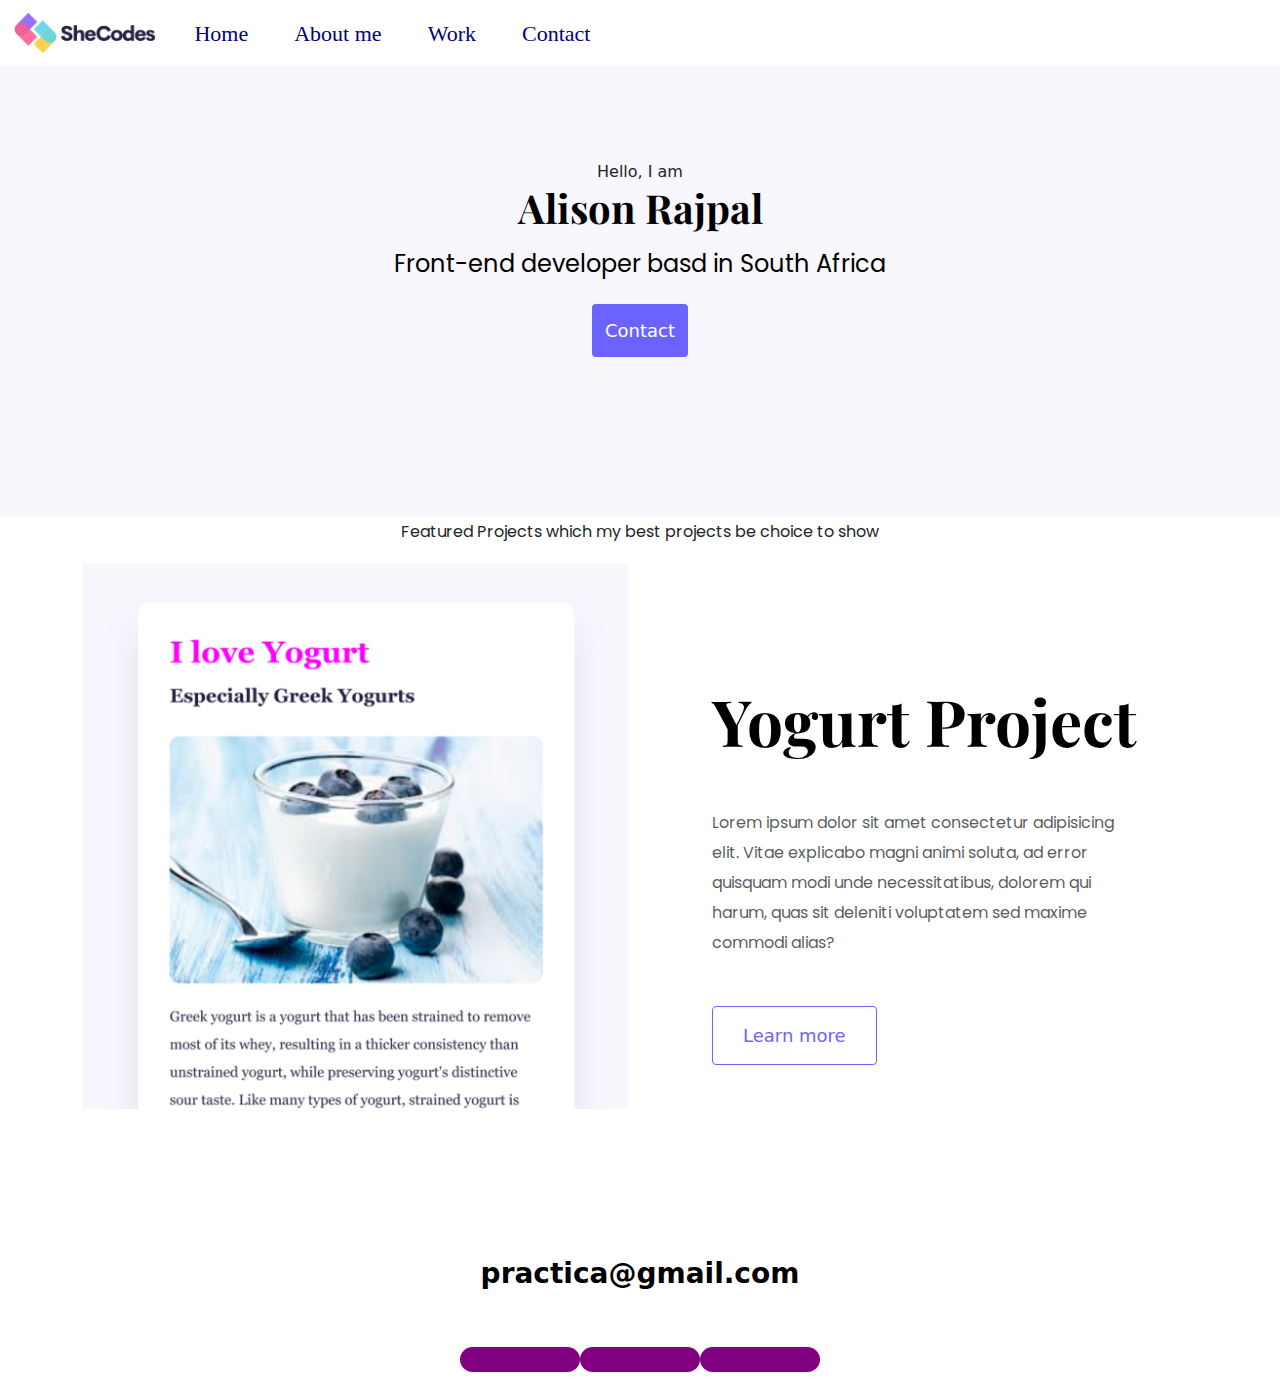
<file: index.html>
<!DOCTYPE html>
<html lang="en">
  <head>
    <meta charset="UTF-8" />
    <meta http-equiv="X-UA-Compatible" content="IE=edge" />
    <meta name="viewport" content="width=device-width, initial-scale=1.0" />
    <link rel="preconnect" href="https://fonts.googleapis.com" />
    <link rel="preconnect" href="https://fonts.gstatic.com" crossorigin />
    <link
      rel="stylesheet"
      href="https://cdnjs.cloudflare.com/ajax/libs/font-awesome/6.5.2/css/all.min.css"
      integrity="sha512-SnH5WK+bZxgPHs44uWIX+LLJAJ9/2PkPKZ5QiAj6Ta86w+fsb2TkcmfRyVX3pBnMFcV7oQPJkl9QevSCWr3W6A=="
      crossorigin="anonymous"
      referrerpolicy="no-referrer" />
    <link
      href="https://fonts.googleapis.com/css2?family=Playfair+Display:ital,wght@0,400..900;1,400..900&display=swap"
      rel="stylesheet" />
    <link
      href="https://fonts.googleapis.com/css2?family=Poppins:ital,wght@0,100;0,200;0,300;0,400;0,500;0,600;0,700;0,800;0,900;1,100;1,200;1,300;1,400;1,500;1,600;1,700;1,800;1,900&display=swap"
      rel="stylesheet" />
    <link
      href="https://cdn.jsdelivr.net/npm/bootstrap@5.3.3/dist/css/bootstrap.min.css"
      rel="stylesheet"
      integrity="sha384-QWTKZyjpPEjISv5WaRU9OFeRpok6YctnYmDr5pNlyT2bRjXh0JMhjY6hW+ALEwIH"
      crossorigin="anonymous" />
    <meta
      name="description"
      content="Alison Rajpal is a frontend developer based in Durban, check out her projects and contact her for job inquires" />
    <title>Frontend Portfolio || Alison Rajpal</title>

    <link rel="stylesheet" href="style.css" />
    <script
      src="https://cdn.jsdelivr.net/npm/bootstrap@5.3.3/dist/js/bootstrap.bundle.min.js"
      integrity="sha384-YvpcrYf0tY3lHB60NNkmXc5s9fDVZLESaAA55NDzOxhy9GkcIdslK1eN7N6jIeHz"
      crossorigin="anonymous"></script>
  </head>
  <body>
    <nav class="navbar navbar-expand-lg navbar-light bg-white fixed-top">
      <div class="container-fluid">
        <a class="navbar-brand" href="#"
          ><img src="images/logo.png" alt="logo" class="logo"
        /></a>
        <button
          class="navbar-toggler"
          type="button"
          data-bs-toggle="collapse"
          data-bs-target="#navbarNav"
          aria-controls="navbarNav"
          aria-expanded="false"
          aria-label="Toggle navigation">
          <span class="navbar-toggler-icon"></span>
        </button>
        <div class="collapse navbar-collapse" id="navbarNav">
          <ul class="navbar-nav">
            <li class="nav-item">
              <a
                class="nav-link active"
                aria-current="page"
                href="index.html"
                title="Home page"
                >Home</a
              >
            </li>
            <li class="nav-item">
              <a
                class="nav-link"
                href="./about.html"
                title="About Alison Rajpal"
                >About me</a
              >
            </li>
            <li class="nav-item">
              <a class="nav-link" href="work.html" title="Contact Alison Rajpal"
                >Work</a
              >
            </li>
            <li class="nav-item">
              <a
                class="nav-link"
                href="contact.html"
                title="Contact Alison Rajpal"
                >Contact</a
              >
            </li>
          </ul>
        </div>
      </div>
    </nav>
    <div class="hero">
      Hello, I am
      <h1>Alison Rajpal</h1>
      <h2 class="mb-3">Front-end developer basd in South Africa</h2>
      <div>
        <a href="#" class="btn btn-branding">Contact</a>
      </div>
    </div>

    <p class="text-center">
      Featured Projects which my best projects be choice to show
    </p>
    <div class="container">
      <div class="row mb-5">
        <div class="col d-none d-lg-block">
          <img src="./images/yogurt.png" class="img-fluid" alt="" />
        </div>

        <div class="col">
          <div class="project-description">
            <h2 class="mb-5">Yogurt Project</h2>
            <p class="mb-5 text-muted">
              Lorem ipsum dolor sit amet consectetur adipisicing elit. Vitae
              explicabo magni animi soluta, ad error quisquam modi unde
              necessitatibus, dolorem qui harum, quas sit deleniti voluptatem
              sed maxime commodi alias?
            </p>
            <a href="" class="btn btn-branding-outline">Learn more</a>
          </div>
        </div>
      </div>
      <footer>
        <a href="mailto:pratica@gmail.com " class="mb-5 email-link"
          >practica@gmail.com</a
        >
        <div class="social-link">
          <a href=""><i class="fa-brands fa-instagram"></i></a>
          <a href=""><i class="fa-brands fa-github"></i></a>
          <a href=""> <i class="fa-brands fa-linkedin"></i></a>
        </div>
      </footer>
    </div>
  </body>
</html>
</file>
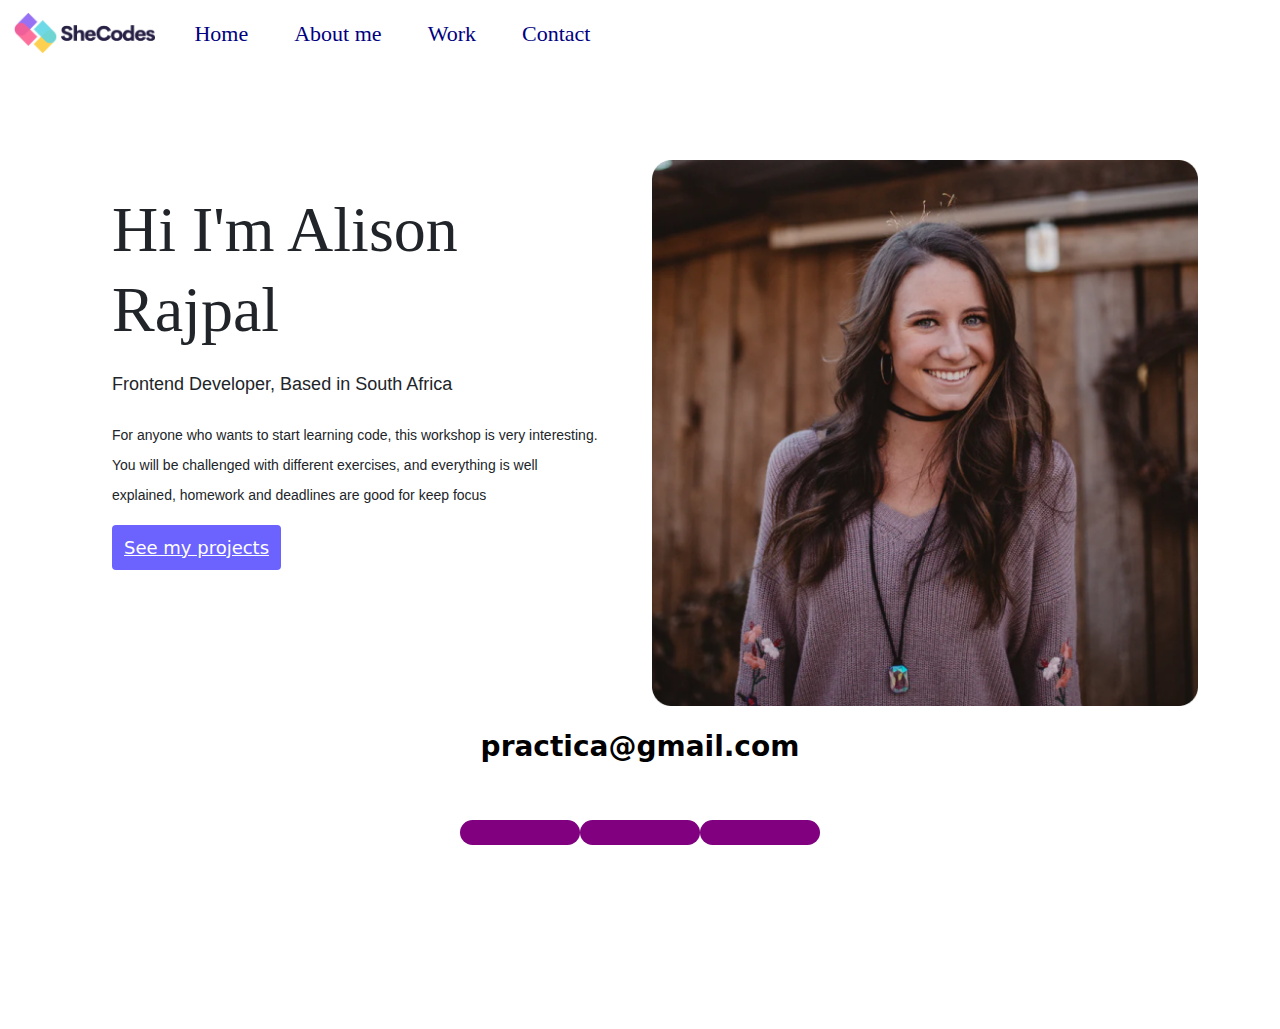
<file: about.html>
<!DOCTYPE html>
<html lang="en">
  <head>
    <meta charset="UTF-8" />
    <meta http-equiv="X-UA-Compatible" content="IE=edge" />
    <meta name="viewport" content="width=device-width, initial-scale=1.0" />
    <link rel="stylesheet" href="style.css" />
    <link
      rel="stylesheet"
      href="https://cdnjs.cloudflare.com/ajax/libs/font-awesome/6.5.2/css/all.min.css"
      integrity="sha512-SnH5WK+bZxgPHs44uWIX+LLJAJ9/2PkPKZ5QiAj6Ta86w+fsb2TkcmfRyVX3pBnMFcV7oQPJkl9QevSCWr3W6A=="
      crossorigin="anonymous"
      referrerpolicy="no-referrer" />
    <link
      href="https://cdn.jsdelivr.net/npm/bootstrap@5.3.3/dist/css/bootstrap.min.css"
      rel="stylesheet"
      integrity="sha384-QWTKZyjpPEjISv5WaRU9OFeRpok6YctnYmDr5pNlyT2bRjXh0JMhjY6hW+ALEwIH"
      crossorigin="anonymous" />
    <meta
      name="description"
      content="Alison Rajpal is a Junior frontend developer based in Durban." />
    <title>About || Alison Rajpal</title>
    <script
      src="https://cdn.jsdelivr.net/npm/bootstrap@5.3.3/dist/js/bootstrap.bundle.min.js"
      integrity="sha384-YvpcrYf0tY3lHB60NNkmXc5s9fDVZLESaAA55NDzOxhy9GkcIdslK1eN7N6jIeHz"
      crossorigin="anonymous"></script>
  </head>
  <body>
    <nav class="navbar navbar-expand-lg navbar-light bg-white fixed-top">
      <div class="container-fluid">
        <a class="navbar-brand" href="#"
          ><img src="images/logo.png" alt="logo of shescode" class="logo"
        /></a>
        <button
          class="navbar-toggler"
          type="button"
          data-bs-toggle="collapse"
          data-bs-target="#navbarNav"
          aria-controls="navbarNav"
          aria-expanded="false"
          aria-label="Toggle navigation">
          <span class="navbar-toggler-icon"></span>
        </button>
        <div class="collapse navbar-collapse" id="navbarNav">
          <ul class="navbar-nav">
            <li class="nav-item">
              <a
                class="nav-link"
                aria-current="page"
                href="index.html"
                title="Home page"
                >Home</a
              >
            </li>
            <li class="nav-item">
              <a
                class="nav-link active"
                href="/about.html"
                title="About Alison Rajpal"
                >About me</a
              >
            </li>
            <li class="nav-item">
              <a class="nav-link" href="work.html" title="Contact Alison Rajpal"
                >Work</a
              >
            </li>
            <li class="nav-item">
              <a
                class="nav-link"
                href="contact.html"
                title="Contact Alison Rajpal"
                >Contact</a
              >
            </li>
          </ul>
        </div>
      </div>
    </nav>
    <section id="about" class="content-container container">
      <div class="row">
        <div class="col-md-6">
          <div class="content">
            <h1 class="mb-4">Hi I'm Alison Rajpal</h1>
            <h2 class="mb-4">Frontend Developer, Based in South Africa</h2>
            <p class="mb-4">
              For anyone who wants to start learning code, this workshop is very
              interesting. You will be challenged with different exercises, and
              everything is well explained, homework and deadlines are good for
              keep focus
            </p>
            <a href="" class="btn-branding">See my projects</a>
          </div>
        </div>

        <div class="col-lg-6">
          <img
            src="./images/prt.png"
            class="img-fluid"
            alt="photo of me- Alison Rajpal" />
        </div>
      </div>
      <footer>
        <a href="mailto:pratica@gmail.com " class="mb-5 email-link"
          >practica@gmail.com</a
        >
        <div class="social-link">
          <a href=""><i class="fa-brands fa-instagram"></i></a>
          <a href=""><i class="fa-brands fa-github"></i></a>
          <a href=""> <i class="fa-brands fa-linkedin"></i></a>
        </div>
      </footer>
    </section>
  </body>
</html>
</file>
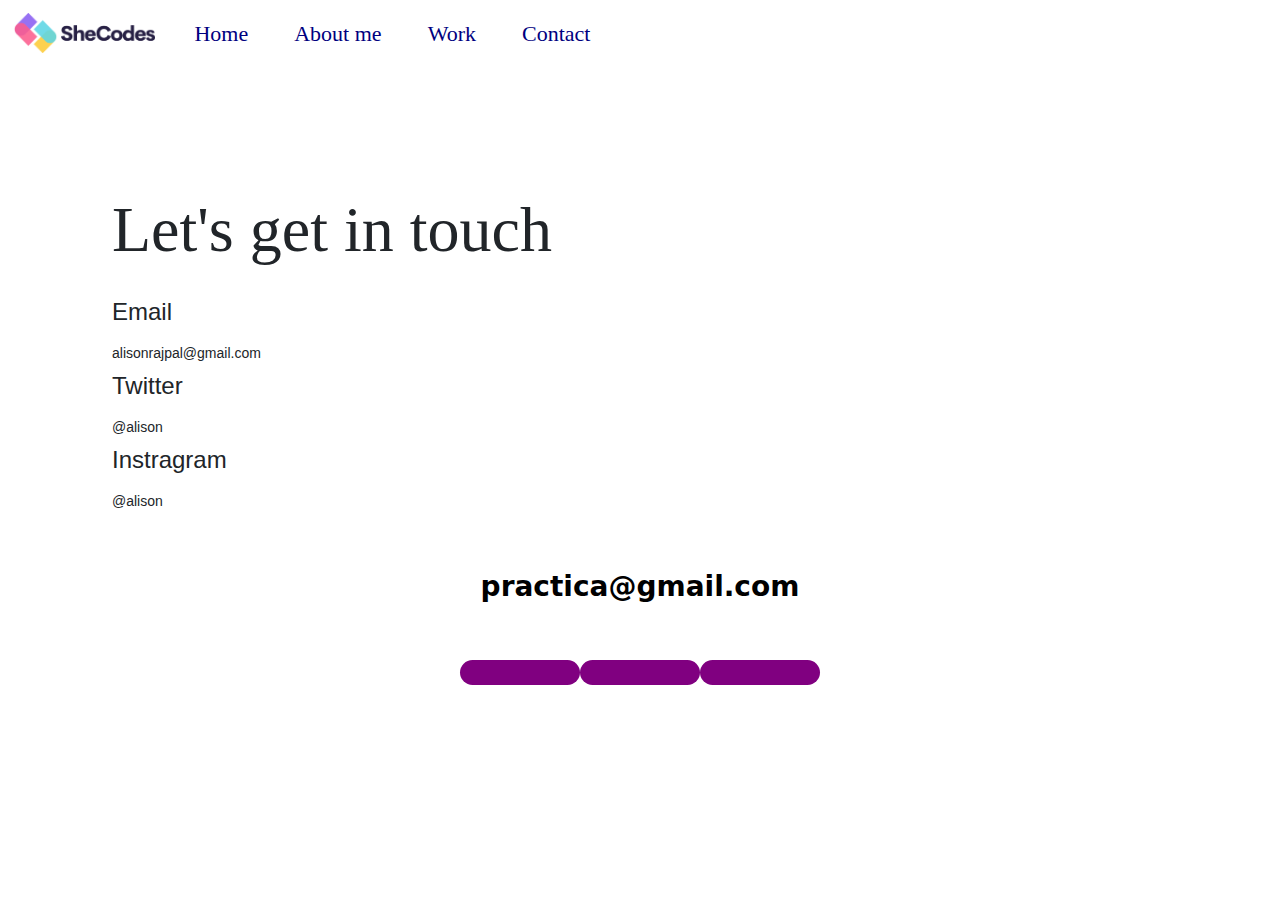
<file: contact.html>
<!DOCTYPE html>
<html lang="en">
  <head>
    <meta charset="UTF-8" />
    <meta http-equiv="X-UA-Compatible" content="IE=edge" />
    <meta name="viewport" content="width=device-width, initial-scale=1.0" />
    <link rel="stylesheet" href="style.css" />
    <link
      rel="stylesheet"
      href="https://cdnjs.cloudflare.com/ajax/libs/font-awesome/6.5.2/css/all.min.css"
      integrity="sha512-SnH5WK+bZxgPHs44uWIX+LLJAJ9/2PkPKZ5QiAj6Ta86w+fsb2TkcmfRyVX3pBnMFcV7oQPJkl9QevSCWr3W6A=="
      crossorigin="anonymous"
      referrerpolicy="no-referrer" />
    <link
      href="https://cdn.jsdelivr.net/npm/bootstrap@5.3.3/dist/css/bootstrap.min.css"
      rel="stylesheet"
      integrity="sha384-QWTKZyjpPEjISv5WaRU9OFeRpok6YctnYmDr5pNlyT2bRjXh0JMhjY6hW+ALEwIH"
      crossorigin="anonymous" />
    <meta
      name="description"
      content="Alison Rajpal is a Junior frontend developer based in Durban." />
    <title>About || Alison Rajpal</title>
    <script
      src="https://cdn.jsdelivr.net/npm/bootstrap@5.3.3/dist/js/bootstrap.bundle.min.js"
      integrity="sha384-YvpcrYf0tY3lHB60NNkmXc5s9fDVZLESaAA55NDzOxhy9GkcIdslK1eN7N6jIeHz"
      crossorigin="anonymous"></script>
  </head>
  <body>
    <nav class="navbar navbar-expand-lg navbar-light bg-white fixed-top">
      <div class="container-fluid">
        <a class="navbar-brand" href="#"><img src="images/logo.png" alt="logo of shescode" class="logo"></a>
        <button
          class="navbar-toggler"
          type="button"
          data-bs-toggle="collapse"
          data-bs-target="#navbarNav"
          aria-controls="navbarNav"
          aria-expanded="false"
          aria-label="Toggle navigation">
          <span class="navbar-toggler-icon"></span>
        </button>
        <div class="collapse navbar-collapse" id="navbarNav">
          <ul class="navbar-nav">
            <li class="nav-item">
              <a class="nav-link" href="index.html" title="Home page">Home</a>
            </li>
            <li class="nav-item">
              <a
                class="nav-link"
                href="/about.html"
                title="About Alison Rajpal"
                >About me</a
              >
            </li>
            <li class="nav-item">
              <a
                class="nav-link active"
                aria-current="page"
                href="work.html"
                title="Contact Alison Rajpal"
                >Work</a
              >
            </li>
            <li class="nav-item">
              <a
                class="nav-link"
                href="contact.html"
                title="Contact Alison Rajpal"
                >Contact</a
              >
            </li>
          </ul>
        </div>
      </div>
    </nav>
    <section id="about" class="content-container container">
      <div class="content">
        <div class="about-section-content">
          <h1 class="mb-4">Let's get in touch</h1>
          <h3>Email</h3>
         <p>alisonrajpal@gmail.com</p>
         <h3>Twitter</h3>
         <p>@alison</p>
         <h3>Instragram</h3>
         <p>@alison</p>
          </div>
        </div>
        <footer>
        <a
          href="mailto:pratica@gmail.com "
          class=" mb-5 email-link"
          >practica@gmail.com</a
        >
        <div class="social-link">
          <a href=""><i class="fa-brands fa-instagram"></i></a>
          <a href=""><i class="fa-brands fa-github"></i></a>
          <a href=""> <i class="fa-brands fa-linkedin"></i></a>
        </div>
      </footer>
      </div>
    </section>
  </body>
</html>
</file>
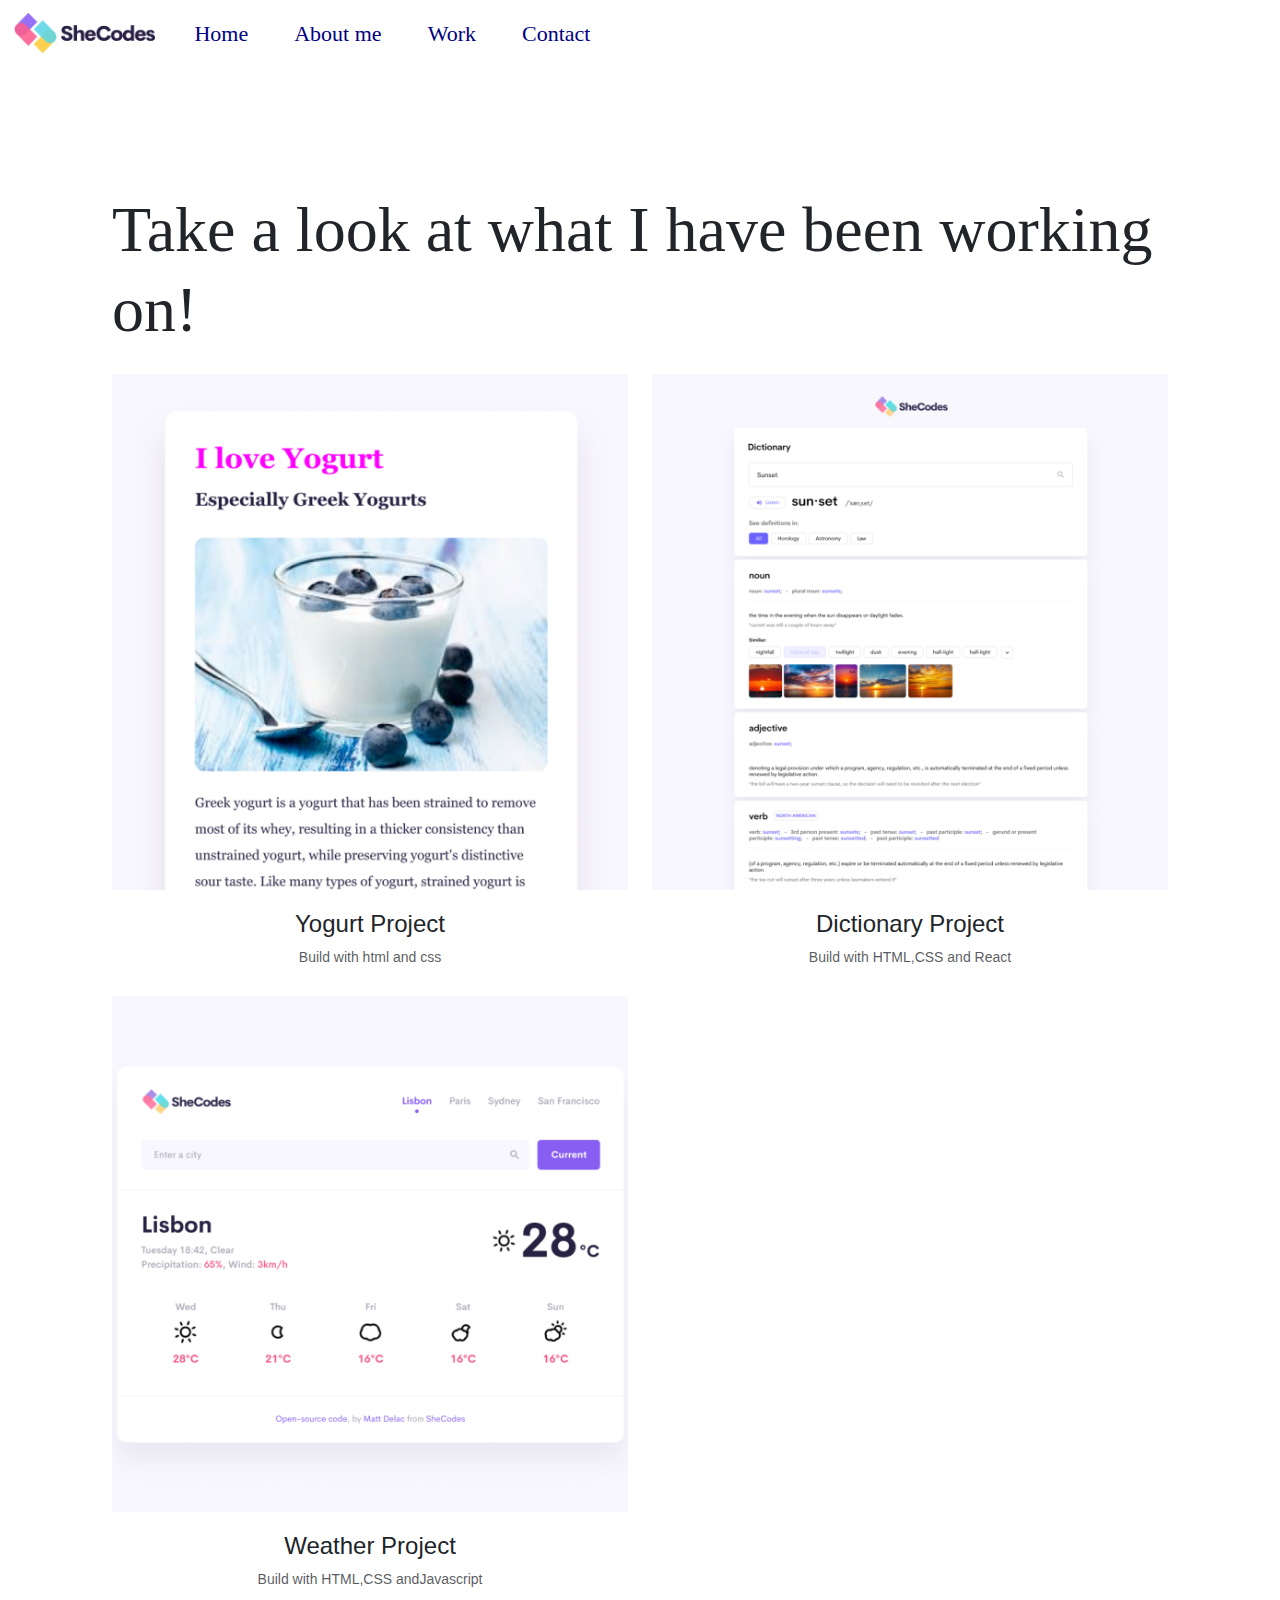
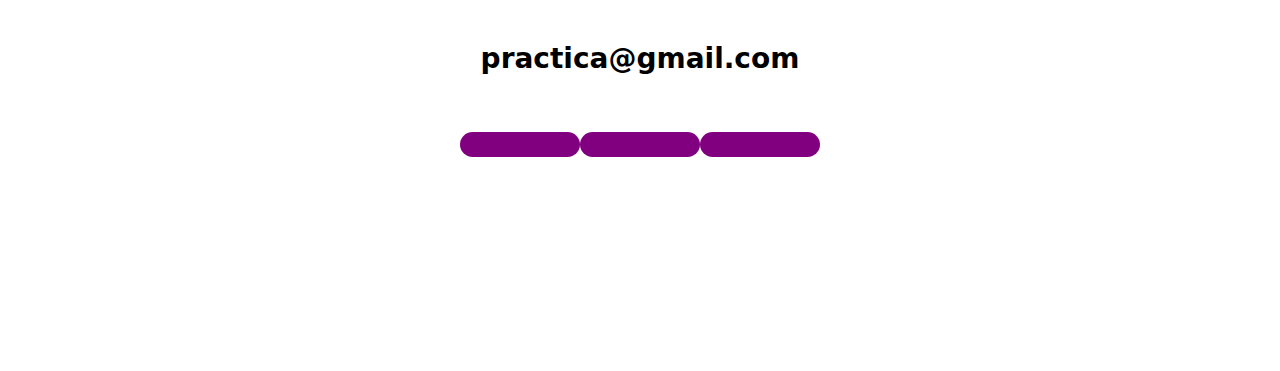
<file: work.html>
<!DOCTYPE html>
<html lang="en">
  <head>
    <meta charset="UTF-8" />
    <meta http-equiv="X-UA-Compatible" content="IE=edge" />
    <meta name="viewport" content="width=device-width, initial-scale=1.0" />
    <link rel="stylesheet" href="style.css" />
    <link
      rel="stylesheet"
      href="https://cdnjs.cloudflare.com/ajax/libs/font-awesome/6.5.2/css/all.min.css"
      integrity="sha512-SnH5WK+bZxgPHs44uWIX+LLJAJ9/2PkPKZ5QiAj6Ta86w+fsb2TkcmfRyVX3pBnMFcV7oQPJkl9QevSCWr3W6A=="
      crossorigin="anonymous"
      referrerpolicy="no-referrer" />
    <link
      href="https://cdn.jsdelivr.net/npm/bootstrap@5.3.3/dist/css/bootstrap.min.css"
      rel="stylesheet"
      integrity="sha384-QWTKZyjpPEjISv5WaRU9OFeRpok6YctnYmDr5pNlyT2bRjXh0JMhjY6hW+ALEwIH"
      crossorigin="anonymous" />
    <meta
      name="description"
      content="Alison Rajpal is a Junior frontend developer based in Durban." />
    <title>About || Alison Rajpal</title>
    <script
      src="https://cdn.jsdelivr.net/npm/bootstrap@5.3.3/dist/js/bootstrap.bundle.min.js"
      integrity="sha384-YvpcrYf0tY3lHB60NNkmXc5s9fDVZLESaAA55NDzOxhy9GkcIdslK1eN7N6jIeHz"
      crossorigin="anonymous"></script>
  </head>
  <body>
    <nav class="navbar navbar-expand-lg navbar-light bg-white fixed-top">
      <div class="container-fluid">
        <a class="navbar-brand" href="#"
          ><img src="images/logo.png" alt="" class="logo"
        /></a>
        <button
          class="navbar-toggler"
          type="button"
          data-bs-toggle="collapse"
          data-bs-target="#navbarNav"
          aria-controls="navbarNav"
          aria-expanded="false"
          aria-label="Toggle navigation">
          <span class="navbar-toggler-icon"></span>
        </button>
        <div class="collapse navbar-collapse" id="navbarNav">
          <ul class="navbar-nav">
            <li class="nav-item">
              <a class="nav-link" href="index.html" title="Home page">Home</a>
            </li>
            <li class="nav-item">
              <a class="nav-link" href="about.html" title="About Alison Rajpal"
                >About me</a
              >
            </li>
            <li class="nav-item">
              <a
                class="nav-link active"
                aria-current="page"
                href="work.html"
                title="Contact Alison Rajpal"
                >Work</a
              >
            </li>

            <li class="nav-item">
              <a
                class="nav-link"
                href="contact.html"
                title="Contact Alison Rajpal"
                >Contact</a
              >
            </li>
          </ul>
        </div>
      </div>
    </nav>
    <section id="about" class="content-container container">
      <div class="content">
        <div class="about-section-content">
          <h1 class="mb-4">Take a look at what I have been working on!</h1>
          <div class="row">
            <div class="col-md-6 mb-4">
              <img
                src="images/yogurt.png"
                class="img-fluid mb-3"
                alt="yogurt project" />
              <h3 class="text-center m-0">Yogurt Project</h3>
              <p class="text-center text-muted">Build with html and css</p>
            </div>

            <div class="col-md-6 mb-4">
              <img
                src="images/dictionary.png"
                class="img-fluid mb-3"
                alt="yogurt project" />
              <h3 class="text-center m-0">Dictionary Project</h3>
              <p class="text-center text-muted">
                Build with HTML,CSS and React
              </p>
            </div>

            <div class="col-md-6 mb-4">
              <img
                src="images/weather.png"
                class="img-fluid mb-3"
                alt="weather project" />
              <h3 class="text-center m-0">Weather Project</h3>
              <p class="text-center text-muted">
                Build with HTML,CSS andJavascript
              </p>
            </div>
          </div>
        </div>
        <footer>
          <a href="mailto:pratica@gmail.com " class="mb-5 email-link"
            >practica@gmail.com</a
          >
          <div class="social-link">
            <a href=""><i class="fa-brands fa-instagram"></i></a>
            <a href=""><i class="fa-brands fa-github"></i></a>
            <a href=""> <i class="fa-brands fa-linkedin"></i></a>
          </div>
        </footer>
      </div>
    </section>
  </body>
</html>
</file>
<file: style.css>
:root {
  --branding-color: #6c63ff;
  --heading: "Playfair Display", serif;
  --default-font: "Poppins", sans-serif;
}

h1,
h2,
h3,
h4,
h5,
h6 {
  color: black;
  font-family: var(--heading);
  font-weight: bold;
}
p {
  font-family: var(--default-font);
  font-weight: normal;
  line-height: 30px;
}
.hero {
  background: #f9f7fe;
  text-align: center;
  padding: 160px 20px;
}

.hero p {
  font-size: 36px;
  font-weight: bold;
  margin: 0;
}

.hero h2 {
  font-family: "Poppins", sans-serif;
  font-weight: normal;
  line-height: 2;
  font-size: 24px;
}
.content-container {
  padding: 160px 20px;
}
.content h1 {
  font-size: 64px;
  line-height: 80px;
}
.content h2 {
  font-size: 18px;
  font-family: var(--default-font);
}
.content h3 {
  font-size: 24px;
  line-height: 1.5;

  font-family: var(--default-font);
}
.content p {
  margin: 0;
  font-size: 14px;
}
.content {
  margin: 30px;
}
.btn-branding {
  background-color: var(--branding-color);
  border-radius: 4px;
  font-size: 18px;
  color: white;
  padding: 12px 20px;
  line-height: 27px;
  padding: 12px 12px;
}
h2 {
  font-size: 64px;
}

.btn-branding-outline {
  color: var(--branding-color);
  border: 1px solid var(--branding-color);
  border-radius: 4px;
  font-size: 18px;
  line-height: 27px;
  padding: 15px 30px;
}
.project-description {
  padding: 120px 60px;
}

/*nav bar */
.nav-item {
  padding: 0 15px;
  line-height: ;
}
.nav-item,
.nav-link {
  color: navy !important;
  font-size: 22px;

  font-family: "Rouge";
}

.logo {
  max-height: 40px;
}
footer {
  display: flex;
  flex-direction: column;
  justify-content: center;
  align-items: center;

  border-radius: 4px;
  padding: 20px 10px;
  max-width: 100%;
}
footer .email-link {
  color: black;
  text-decoration: none;
  font-weight: bold;
  justify-content: center;
  font-size: 28px;
}
footer .email-link:hover {
  color: var(--branding-color);
}
footer .social-link i {
  padding: 0 50px;
}
footer .social-link a {
  font-size: 22px;
  color: var(--branding-color);
  padding: 0 10px;
  background: purple;
  border-radius: 14px;
}
@media (max-width: 960px) {
  h1 {
    font-size: 45px;
  }
  h2 {
    font-size: 44px;
  }
  .project-description {
    padding: 0;
    text-align: center;
  }
  .hero {
    padding: 80px 20px;
  }
  .about-section {
    text-align: center;
    padding: 0;
  }
}
</file>
